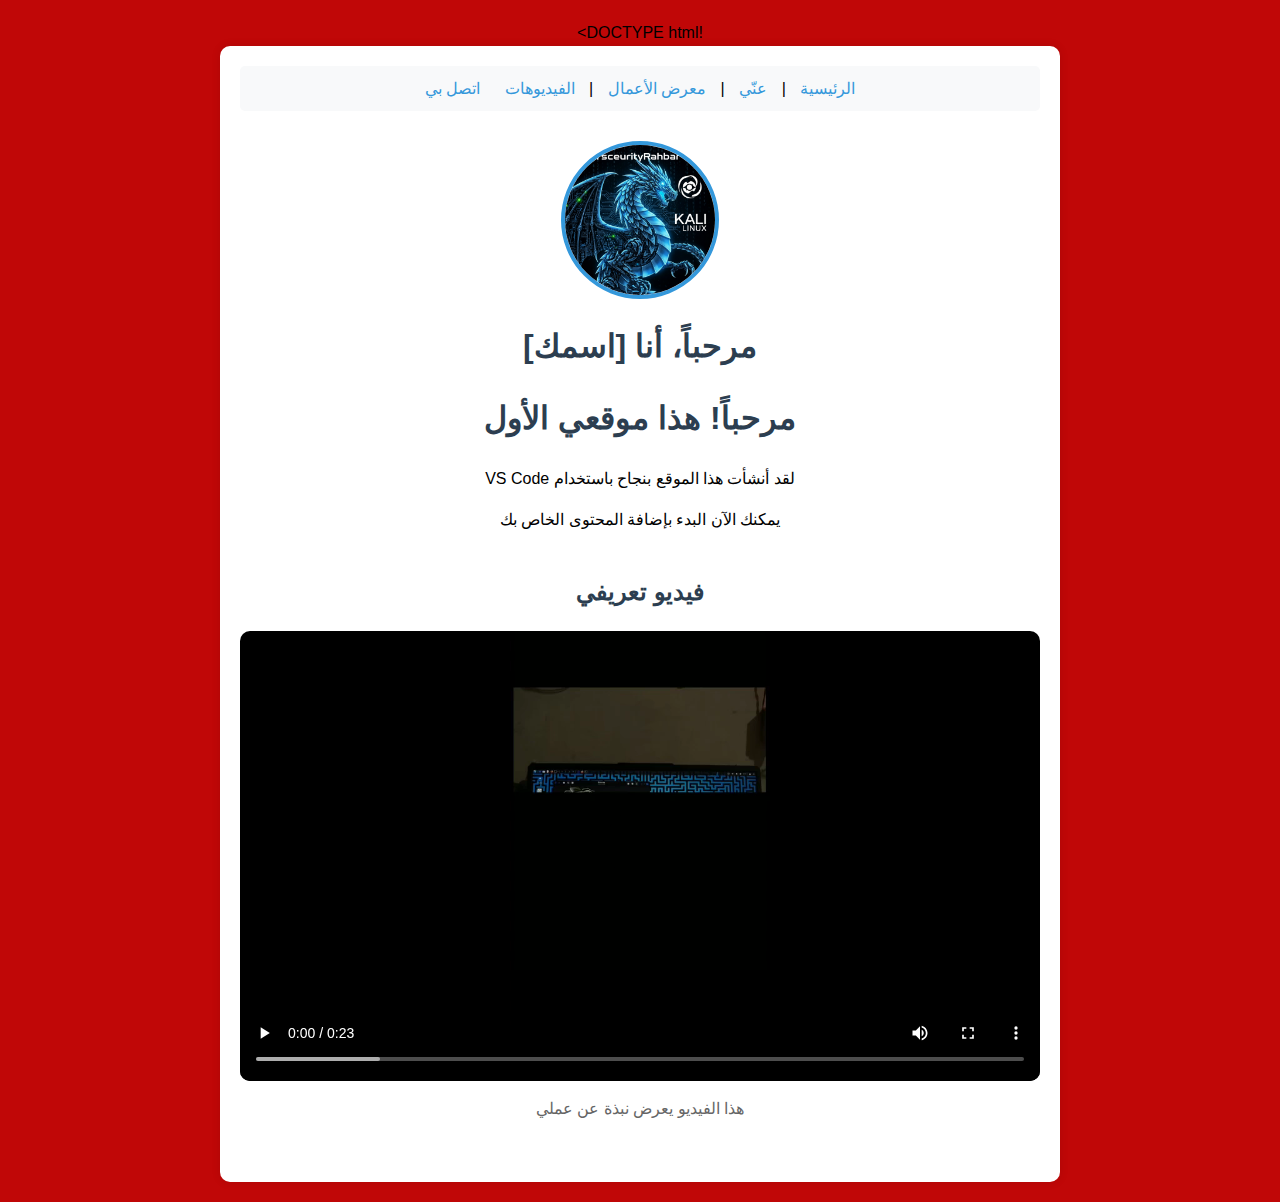
<file: index.html>
!DOCTYPE html>
<html lang="ar" dir="rtl">
<head>
    <meta charset="UTF-8">
    <meta name="viewport" content="width=device-width, initial-scale=1.0">
    <title>موقعي الشخصي</title>
    <head>
        <meta charset="UTF-8">
        <meta name="viewport" content="width=device-width, initial-scale=1.0">
        <title>موقع [اسمك] الشخصي</title>
        <link rel="stylesheet" href="css/style.css">
    </head>
</head>
<body>
    <div class="container">
        <nav>
            <a href="index.html">الرئيسية</a> |
            <a href="about.html">عنّي</a> |
            <a href="gallery.html">معرض الأعمال</a> |
            <a href="videos.html" style="color: #3498db;">الفيديوهات</a>
            <a href="contact.html">اتصل بي</a>
        </nav>
       
        <img src="images/profile.jpg" alt="صورة شخصية" class="profile-img">
        <h1>مرحباً، أنا [اسمك]</h1>
        <!-- باقي المحتوى -->
        <h1>مرحباً! هذا موقعي الأول</h1>
        <p>لقد أنشأت هذا الموقع بنجاح باستخدام VS Code</p>
        <p>يمكنك الآن البدء بإضافة المحتوى الخاص بك</p>
        <section class="video-section" style="margin: 40px 0; text-align: center;">
            <h2>فيديو تعريفي</h2>
            <div class="video-container" style="max-width: 800px; margin: 0 auto;">
                <!-- غير هذا السطر فقط -->
                <video controls width="100%" style="border-radius: 10px;"
       onerror="handleVideoError(this)">
    <source src="videos/my-video.mp4" type="video/mp4">
    <source src="videos/my-video.webm" type="video/webm">
    <source src="videos/my-video.ogg" type="video/ogg">
   
    <!-- رسالة خطأ مفصلة -->
    <div class="video-error" style="display: none; padding: 20px; background: #fee; border-radius: 5px;">
        <p>❌ حدث خطأ في تشغيل الفيديو. الأسباب المحتملة:</p>
        <ul>
            <li>تنسيق الفيديو غير مدعوم</li>
            <li>حجم الفيديو كبير جداً</li>
            <li>مشكلة في الترميز</li>
        </ul>
        <p>📥 <a href="videos/my-video.mp4" download>انقر لتحميل الفيديو</a></p>
    </div>
</video>

<script>
function handleVideoError(videoElement) {
    const errorDiv = videoElement.querySelector('.video-error');
    if (errorDiv) {
        errorDiv.style.display = 'block';
    }
   
    // تشخيص المشكلة
    console.log('كود الخطأ:', videoElement.error ? videoElement.error.code : 'غير معروف');
}
</script>
            </div>
            <p style="margin-top: 15px; color: #666;">هذا الفيديو يعرض نبذة عن عملي</p>
        </section>
        <!-- ======== نهاية كود الفيديو ======== -->
       
    </div>
</body>
</html>
</file>
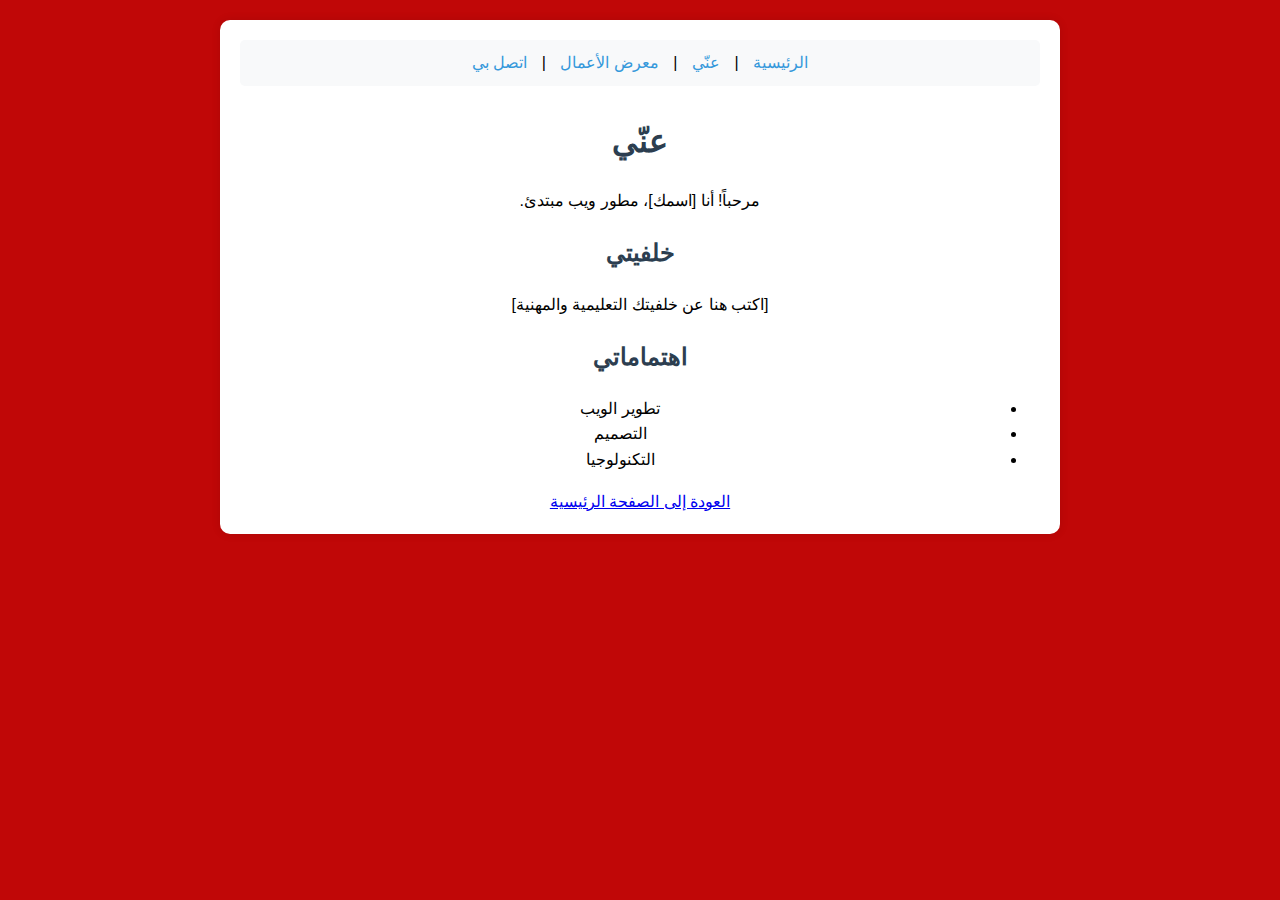
<file: about.html>
<!DOCTYPE html>
<html lang="ar" dir="rtl">
<head>
    <meta charset="UTF-8">
    <meta name="viewport" content="width=device-width, initial-scale=1.0">
    <title>عنّي - موقع [اسمك]</title>
    <link rel="stylesheet" href="css/style.css">
</head>
<body>
    <div class="container">
        <nav>
            <a href="index.html">الرئيسية</a> |
            <a href="about.html">عنّي</a> |
            <a href="gallery.html">معرض الأعمال</a> |
            <a href="contact.html">اتصل بي</a>
        </nav>
       
        <h1>عنّي</h1>
        <p>مرحباً! أنا [اسمك]، مطور ويب مبتدئ.</p>
       
        <h2>خلفيتي</h2>
        <p>[اكتب هنا عن خلفيتك التعليمية والمهنية]</p>
       
        <h2>اهتماماتي</h2>
        <ul>
            <li>تطوير الويب</li>
            <li>التصميم</li>
            <li>التكنولوجيا</li>
        </ul>
       
        <a href="index.html">العودة إلى الصفحة الرئيسية</a>
    </div>
</body>
</html>
</file>
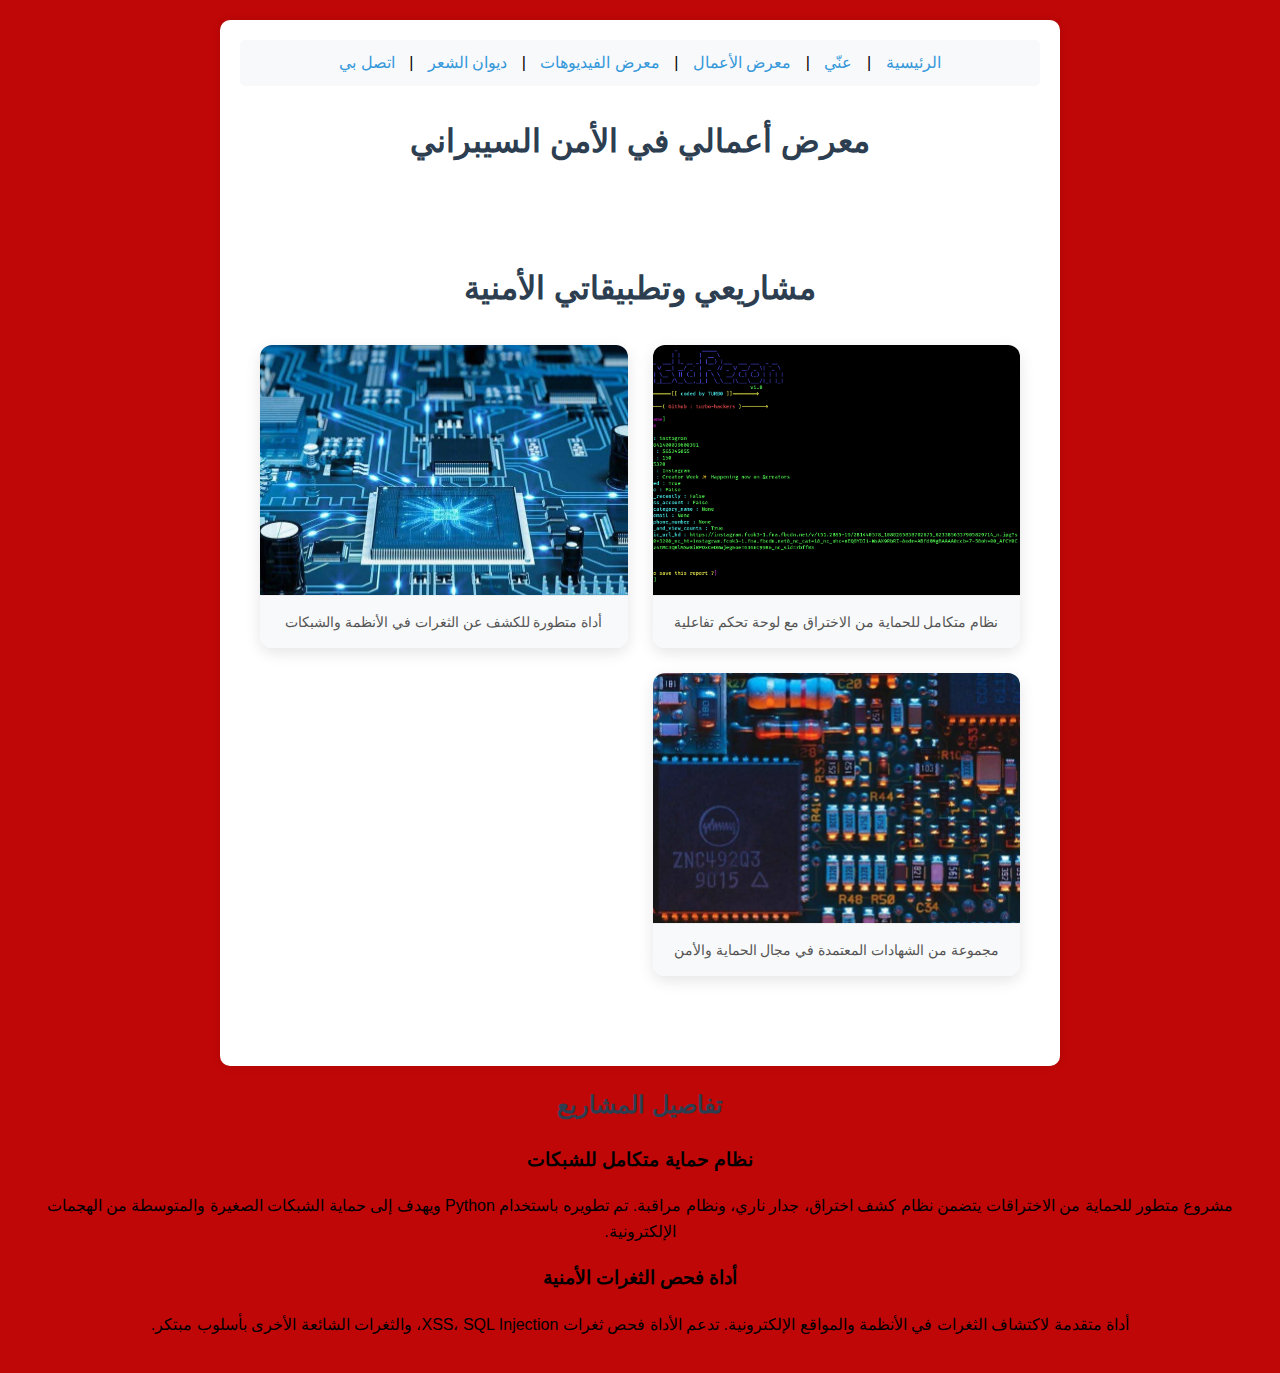
<file: gallery.html>
<!DOCTYPE html>
<html lang="ar" dir="rtl">
<head>
    <meta charset="UTF-8">
    <meta name="viewport" content="width=device-width, initial-scale=1.0">
    <title>معرض أعمالي في الأمن السيبراني - CybersecurityRahbar</title>
    <!-- وصف الصفحة العام -->
    <meta name="description" content="معرض مشاريعي في الأمن السيبراني: أنظمة حماية، أدوات فحص ثغرات، برامج مكافحة اختراق، وشروحات تقنية متقدمة.">
    
    <!-- بيانات منظمة للصفحة بأكملها (مهم جدًا) -->
    <script type="application/ld+json">
    {
      "@context": "https://schema.org",
      "@type": "ItemList",
      "name": "معرض أعمال CybersecurityRahbar",
      "description": "مجموعة من مشاريع الأمن السيبراني والتطبيقات الأمنية",
      "itemListElement": [
        {
          "@type": "ListItem",
          "position": 1,
          "item": {
            "@type": "ImageObject",
            "name": "نظام حماية متكامل للشبكات",
            "description": "نظام حماية متطور للشبكات الصغيرة والمتوسطة بميزات متكاملة",
            "contentUrl": "https://cybersecurityrahbar.github.io/images/work1.jpg"
          }
        },
        {
          "@type": "ListItem",
          "position": 2,
          "item": {
            "@type": "ImageObject",
            "name": "أداة فحص الثغرات الأمنية",
            "description": "برنامج متقدم للكشف عن الثغرات في الأنظمة والمواقع",
            "contentUrl": "https://cybersecurityrahbar.github.io/images/work2.jpg"
          }
        },
        {
          "@type": "ListItem",
          "position": 3,
          "item": {
            "@type": "ImageObject",
            "name": "شهاداتي في الأمن السيبراني",
            "description": "مجموعة الشهادات والدورات التدريبية في مجال الأمن السيبراني",
            "contentUrl": "https://cybersecurityrahbar.github.io/images/work3.jpg"
          }
        }
      ]
    }
    </script>
    
    <link rel="stylesheet" href="css/style.css">
</head>
<body>
    <div class="container">
        <nav>
            <a href="index.html">الرئيسية</a> |
            <a href="about.html">عنّي</a> |
            <a href="gallery.html">معرض الأعمال</a> |
            <a href="videos.html">معرض الفيديوهات</a> |
            <a href="poetry.html">ديوان الشعر</a> |
            <a href="contact.html">اتصل بي</a>
        </nav>

        <h1>معرض أعمالي في الأمن السيبراني</h1>
       
        <section class="gallery">
            <h2>مشاريعي وتطبيقاتي الأمنية</h2>
            <div class="images-grid">
                <!-- الصورة 1 مع تحسين كامل -->
                <div class="image-item">
                    <img src="images/work1.jpg" 
                         alt="نظام حماية الشبكات - مشروع تخرج في الأمن السيبراني"
                         title="نظام الحماية المتكامل"
                         loading="lazy"
                         width="600"
                         height="400">
                    <p>نظام متكامل للحماية من الاختراق مع لوحة تحكم تفاعلية</p>
                </div>
               
                <!-- الصورة 2 مع تحسين كامل -->
                <div class="image-item">
                    <img src="images/work2.jpg" 
                         alt="أداة فحص الثغرات الأمنية - برنامج اكتشاف الاختراقات"
                         title="أداة فحص الثغرات"
                         loading="lazy"
                         width="600"
                         height="400">
                    <p>أداة متطورة للكشف عن الثغرات في الأنظمة والشبكات</p>
                </div>
               
                <!-- الصورة 3 مع تحسين كامل -->
                <div class="image-item">
                    <img src="images/work3.jpg" 
                         alt="شهاداتي في الأمن السيبراني - إنجازاتي التعليمية"
                         title="شهادات الأمن السيبراني"
                         loading="lazy"
                         width="600"
                         height="400">
                    <p>مجموعة من الشهادات المعتمدة في مجال الحماية والأمن</p>
                </div>
            </div>
        </section>
       
    </div>
    
    <section class="text-content">
        <h2>تفاصيل المشاريع</h2>
        <div class="project">
            <h3>نظام حماية متكامل للشبكات</h3>
            <p>مشروع متطور للحماية من الاختراقات يتضمن نظام كشف اختراق، جدار ناري، ونظام مراقبة. 
               تم تطويره باستخدام Python ويهدف إلى حماية الشبكات الصغيرة والمتوسطة من الهجمات الإلكترونية.</p>
        </div>
        <div class="project">
            <h3>أداة فحص الثغرات الأمنية</h3>
            <p>أداة متقدمة لاكتشاف الثغرات في الأنظمة والمواقع الإلكترونية. 
               تدعم الأداة فحص ثغرات XSS، SQL Injection، والثغرات الشائعة الأخرى بأسلوب مبتكر.</p>
        </div>
    </section>
</body>
</html>
</file>
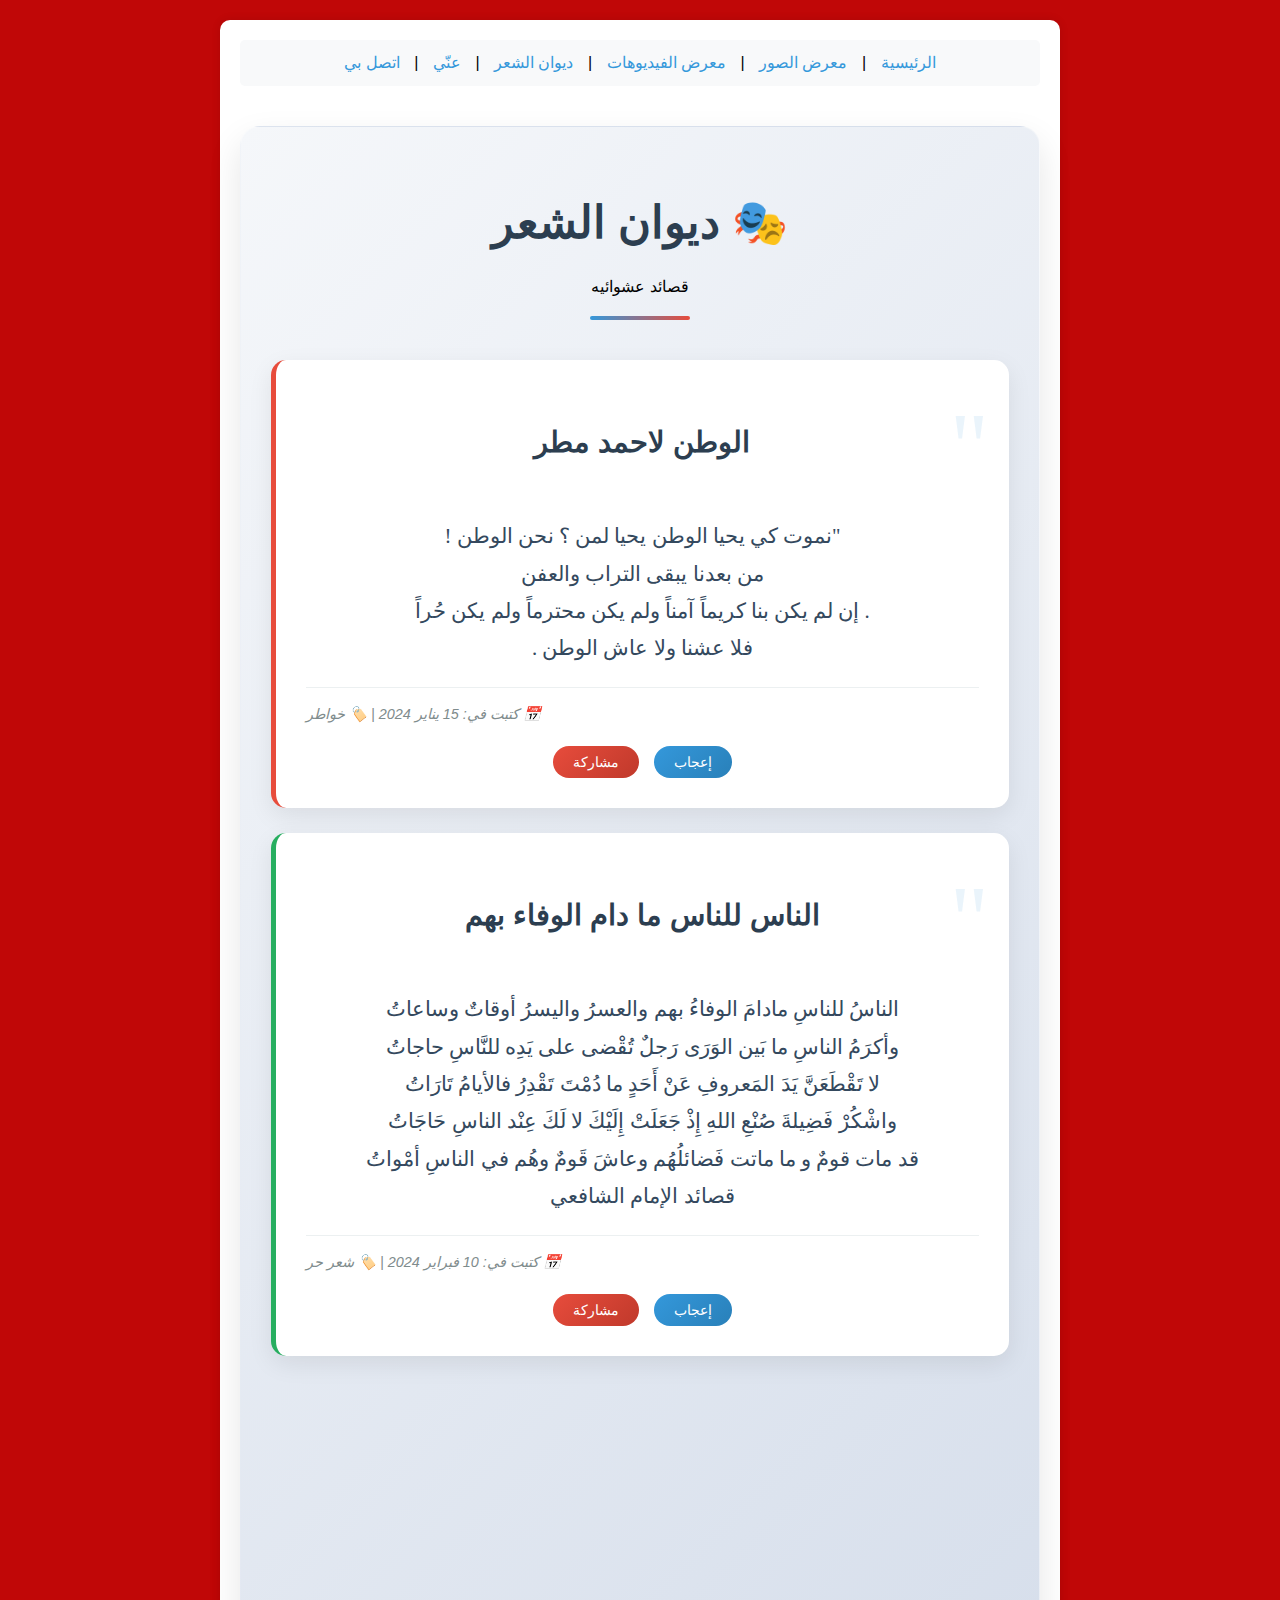
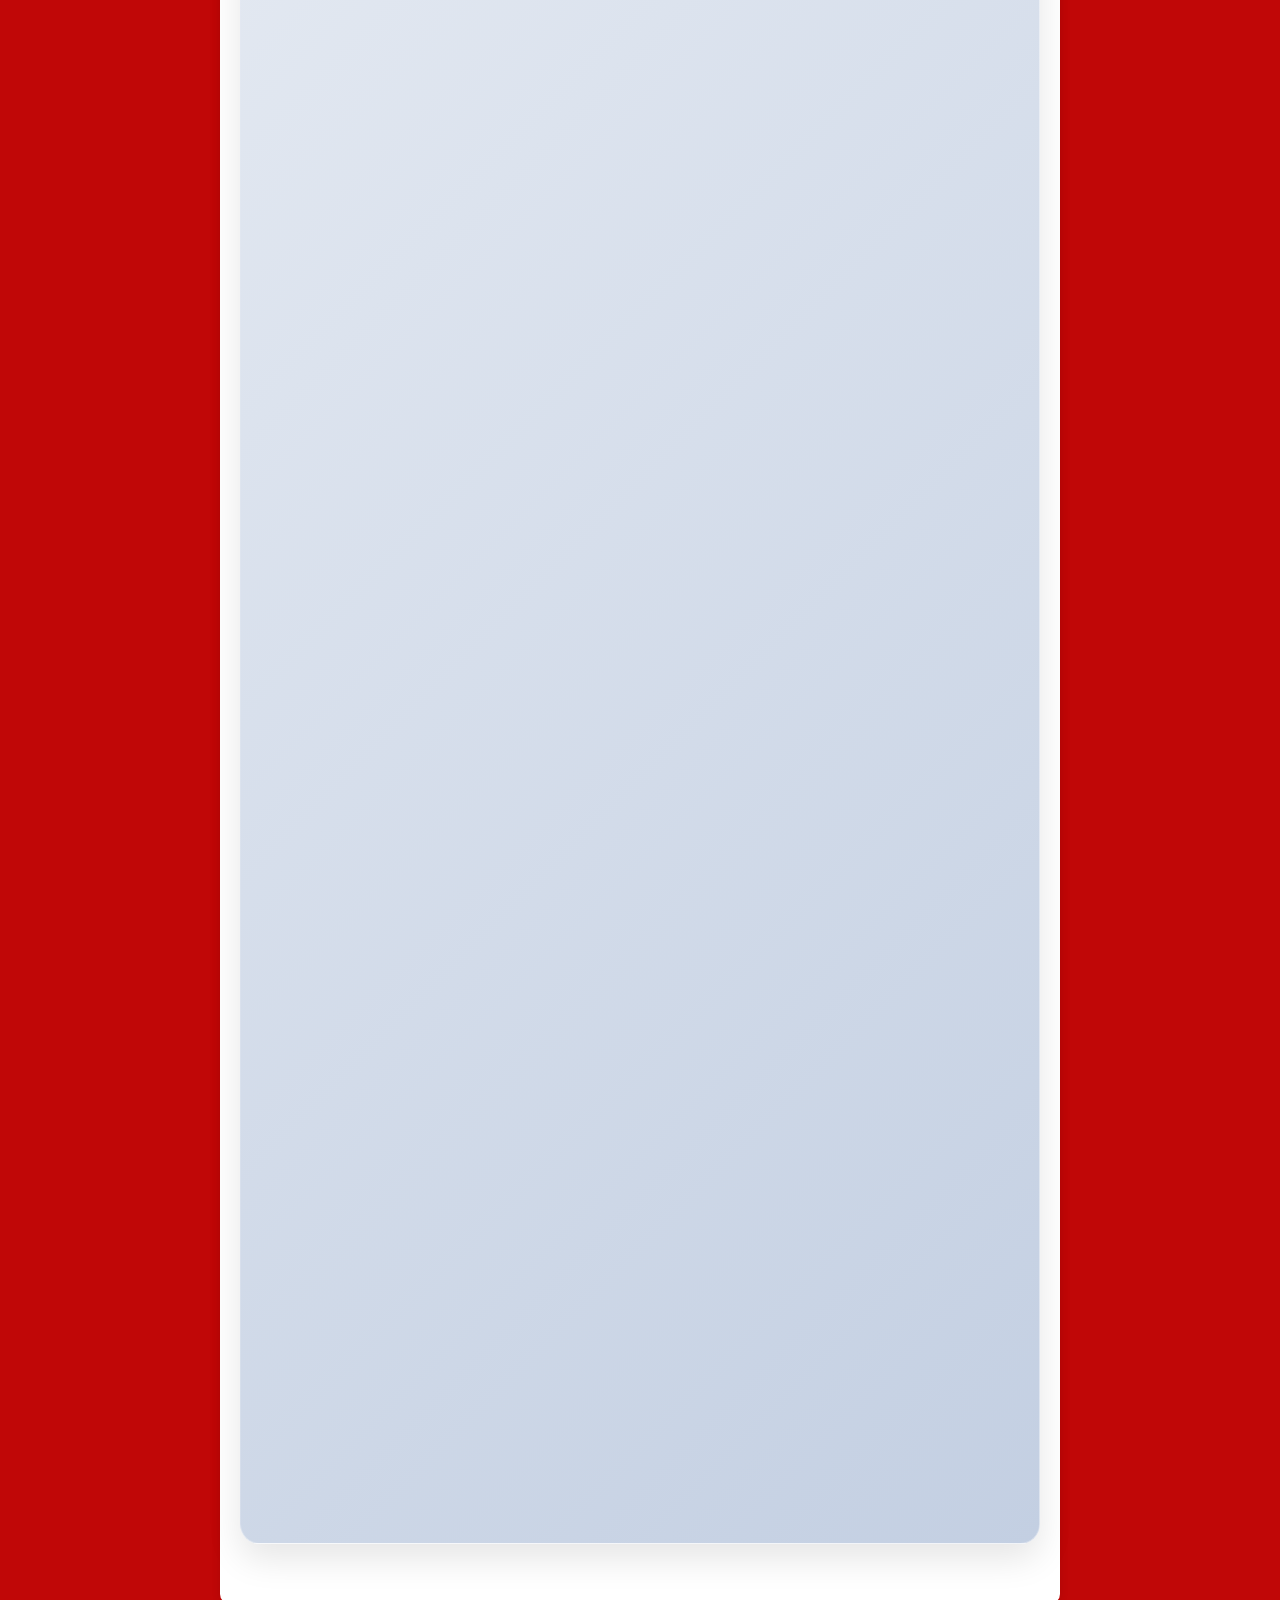
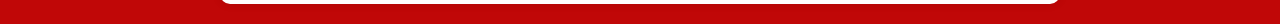
<file: poetry.html>
<!DOCTYPE html>
<html lang="ar" dir="rtl">
<head>
    <meta charset="UTF-8">
    <meta name="viewport" content="width=device-width, initial-scale=1.0">
    <title>ديوان الشعر - موقعي الشخصي</title>
    <link rel="stylesheet" href="css/style.css">
    <style>
        /* تنسيقات خاصة بصفحة الشعر */
        .poetry-container {
            max-width: 800px;
            margin: 40px auto;
            padding: 30px;
            background: linear-gradient(135deg, #f5f7fa 0%, #c3cfe2 100%);
            border-radius: 20px;
            box-shadow: 0 15px 35px rgba(0, 0, 0, 0.1);
            border: 1px solid rgba(255, 255, 255, 0.3);
        }

        .poetry-header {
            text-align: center;
            margin-bottom: 40px;
            position: relative;
        }

        .poetry-header h1 {
            color: #2c3e50;
            font-size: 2.8rem;
            margin-bottom: 10px;
            font-family: 'Segoe UI', Tahoma, Geneva, Verdana, sans-serif;
        }

        .poetry-header::after {
            content: '';
            display: block;
            width: 100px;
            height: 4px;
            background: linear-gradient(90deg, #3498db, #e74c3c);
            margin: 15px auto;
            border-radius: 2px;
        }

        .poem {
            background: white;
            padding: 30px;
            margin: 25px 0;
            border-radius: 15px;
            box-shadow: 0 8px 25px rgba(0, 0, 0, 0.08);
            border-left: 5px solid #3498db;
            transition: transform 0.3s ease, box-shadow 0.3s ease;
            position: relative;
            overflow: hidden;
        }

        .poem:hover {
            transform: translateY(-5px);
            box-shadow: 0 15px 35px rgba(0, 0, 0, 0.15);
        }

        .poem::before {
            content: '"';
            position: absolute;
            top: 10px;
            right: 20px;
            font-size: 6rem;
            color: rgba(52, 152, 219, 0.1);
            font-family: 'Georgia', serif;
        }

        .poem-title {
            color: #2c3e50;
            font-size: 1.8rem;
            margin-bottom: 15px;
            font-weight: bold;
            position: relative;
        }

        .poem-content {
            color: #34495e;
            font-size: 1.3rem;
            line-height: 1.8;
            text-align: center;
            font-family: 'Georgia', 'Times New Roman', serif;
            margin-bottom: 20px;
            white-space: pre-line;
        }

        .poem-meta {
            color: #7f8c8d;
            font-size: 0.9rem;
            text-align: left;
            border-top: 1px solid #ecf0f1;
            padding-top: 15px;
            font-style: italic;
        }

        .poem-actions {
            display: flex;
            justify-content: center;
            gap: 15px;
            margin-top: 20px;
        }

        .poem-btn {
            padding: 8px 20px;
            border: none;
            border-radius: 25px;
            background: linear-gradient(135deg, #3498db, #2980b9);
            color: white;
            cursor: pointer;
            transition: transform 0.3s ease;
            font-size: 0.9rem;
        }

        .poem-btn:hover {
            transform: scale(1.05);
        }

        .poem-btn.share {
            background: linear-gradient(135deg, #e74c3c, #c0392b);
        }

        /* تأثيرات خاصة للقصائد */
        .poem:nth-child(even) {
            border-left-color: #e74c3c;
        }

        .poem:nth-child(3n) {
            border-left-color: #27ae60;
        }

        /* تنسيقات للهواتف */
        @media (max-width: 768px) {
            .poetry-container {
                margin: 20px 15px;
                padding: 20px;
            }

            .poetry-header h1 {
                font-size: 2.2rem;
            }

            .poem {
                padding: 20px;
            }

            .poem-content {
                font-size: 1.1rem;
            }
        }

        /* رسوم متحركة خفيفة */
        @keyframes fadeInUp {
            from {
                opacity: 0;
                transform: translateY(30px);
            }
            to {
                opacity: 1;
                transform: translateY(0);
            }
        }

        .poem {
            animation: fadeInUp 0.6s ease forwards;
        }

        .poem:nth-child(2) { animation-delay: 0.2s; }
        .poem:nth-child(3) { animation-delay: 0.4s; }
        .poem:nth-child(4) { animation-delay: 0.6s; }
    </style>
</head>
<body>
    <div class="container">
        <nav>
            <a href="index.html">الرئيسية</a> |
            <a href="gallery.html">معرض الصور</a> |
            <a href="videos.html">معرض الفيديوهات</a> |
            <a href="poetry.html" style="color: #3498db;">ديوان الشعر</a> |
            <a href="about.html">عنّي</a> |
            <a href="contact.html">اتصل بي</a>
        </nav>

        <div class="poetry-container">
            <div class="poetry-header">
                <h1>🎭 ديوان الشعر</h1>
                <p>قصائد عشوائيه</p>
            </div>

            <!-- القصيدة الأولى -->
            <div class="poem">
                <h3 class="poem-title">الوطن لاحمد مطر</h3>
                <div class="poem-content">
                    "نموت كي يحيا الوطن يحيا لمن ؟ نحن الوطن !
                     من بعدنا يبقى التراب والعفن 
                    . إن لم يكن بنا كريماً آمناً ولم يكن محترماً ولم يكن حُراً
                     فلا عشنا ولا عاش الوطن .
                </div>
                <div class="poem-meta">
                    📅 كتبت في: 15 يناير 2024 | 🏷️ خواطر
                </div>
                <div class="poem-actions">
                    <button class="poem-btn">إعجاب</button>
                    <button class="poem-btn share">مشاركة</button>
                </div>
            </div>

            <!-- القصيدة الثانية -->
            <div class="poem">
                <h3 class="poem-title">الناس للناس ما دام الوفاء بهم</h3>
                <div class="poem-content">
                    الناسُ للناسِ مادامَ الوفاءُ بهم	والعسرُ واليسرُ أوقاتٌ وساعاتُ
                    وأكرَمُ الناسِ ما بَين الوَرَى رَجلٌ	تُقْضى على يَدِه للنَّاسِ حاجاتُ
                    لا تَقْطَعَنَّ يَدَ المَعروفِ عَنْ أَحَدٍ	ما دُمْتَ تَقْدِرُ فالأيامُ تَارَاتُ
                    واشْكُرْ فَضِيلةَ صُنْعِ اللهِ إِذْ جَعَلَتْ	إِلَيْكَ لا لَكَ عِنْد الناسِ حَاجَاتُ
                    قد مات قومٌ و ما ماتت فَضائلُهُم	وعاشَ قَومٌ وهُم في الناسِ أمْواتُ
                    قصائد الإمام الشافعي
                </div>
                <div class="poem-meta">
                    📅 كتبت في: 10 فبراير 2024 | 🏷️ شعر حر
                </div>
                <div class="poem-actions">
                    <button class="poem-btn">إعجاب</button>
                    <button class="poem-btn share">مشاركة</button>
                </div>
            </div>

            <!-- القصيدة الثالثة -->
            <div class="poem">
                <h3 class="poem-title">ذم ولكن غريب</h3>
                <div class="poem-content">
                    حلموا فما ساءَت لهم شيم… سمحوا فما شحّت لهم مننُ

                    سلموا فلا زلّت لهم قــــدمُ… رشدوا فلا ضلّت لهم سننُ 
                    
                    مننٌ لهم شحّت فما سمحوا.. شيمٌ لهم ساءَت فما حلموا

                    سننٌ لهم ضلّت فلا رشدوا.. قدمٌ لهم زلّت فلا سلمــــوا  
                </div>
                <div class="poem-meta">
                    📅 كتبت في: 5 مارس 2024 | 🏷️ غزل
                </div>
                <div class="poem-actions">
                    <button class="poem-btn">إعجاب</button>
                    <button class="poem-btn share">مشاركة</button>
                </div>
            </div>
             <!-- القصيدة الثانية -->
             <div class="poem">
                <h3 class="poem-title">عبد الذاتٍ</h3>
                <div class="poem-content">
                    بنينا من ضحايا أمسنا جسرا ،
                     وقدمنا ضحايا يومنا نذرا  ،  
                      لنلقى في غد نصرا   ، 
و يـمــمـنا إلى المسرى  ،  
وكدنا نبلغ المسرى ،
ولكن قام عبد ا لذات يدعو قائلا: "صبرا" ،
فألقينا بباب الصبر قتلانا ،
وقلنا إنه أدرى ،
وبعد الصبر ألفينا العدى قد حطموا ا لجسرا ،
فقمنا نطلب ا لثأ را ،
ولكن قام عبد ا لذات يدعو قائلا: " صبرا" ،
فألقينا بباب الصبر آلافا من القتلى ،
وآلافا من الجرحى ،
وآلافا من الأسرى ،
وهد الحمل رحم الصبر حتى لم يطق صبرا ،
فأنجب صبرنا صبرا ،
وعبد ا لذات لم يرجع لنا من أرضنا شبرا ،
ولم يضمن لقتلانا بها قبرا ،
ولم يلق ا لعدا في البحر، بل ألقى دمانا وامتطى ا لبحر ا ،
فسبحان الذي أسرى بعبد الذات من صبرا إلى مصرا ،
وما أسرى به للضفة الأخرى
                    
                </div>
                <div class="poem-meta">
                    📅 كتبت في: 10 فبراير 2024 | 🏷️ شعر حر
                </div>
                <div class="poem-actions">
                    <button class="poem-btn">إعجاب</button>
                    <button class="poem-btn share">مشاركة</button>
                </div>
            </div>

            
        </div>
    </div>

    <script>
        // تفاعلات بسيطة للصفحة
        document.querySelectorAll('.poem-btn').forEach(button => {
            button.addEventListener('click', function() {
                if (this.textContent === 'إعجاب') {
                    this.textContent = '🤍 أعجبك';
                    this.style.background = 'linear-gradient(135deg, #e74c3c, #c0392b)';
                }
            });
        });

        // تأثيرات عند التمرير
        document.addEventListener('DOMContentLoaded', function() {
            const poems = document.querySelectorAll('.poem');
           
            const observer = new IntersectionObserver((entries) => {
                entries.forEach(entry => {
                    if (entry.isIntersecting) {
                        entry.target.style.opacity = '1';
                    }
                });
            }, { threshold: 0.1 });

            poems.forEach(poem => {
                poem.style.opacity = '0';
                poem.style.transition = 'opacity 0.6s ease';
                observer.observe(poem);
            });
        });
    </script>
</body>
</html>
</file>
<file: css/style.css>
body {
    font-family: Arial, sans-serif;
    line-height: 1.6;
    margin: 0;
    padding: 20px;
    background-color: #c00707;
    text-align: center;
}

.container {
    max-width: 800px;
    margin: auto;
    background: rgb(255, 255, 255);
    padding: 20px;
    border-radius: 10px;
    box-shadow: 0 0 10px rgba(0,0,0,0.1);
}

h1, h2 {
    color: #2c3e50;
}

.profile-img {
    width: 150px;
    height: 150px;
    border-radius: 50%;
    object-fit: cover;
    margin: 20px auto;
    display: block;
    border: 4px solid #3498db;
}
nav {
    margin-bottom: 30px;
    padding: 10px;
    background: #f8f9fa;
    border-radius: 5px;
}

nav a {
    text-decoration: none;
    color: #3498db;
    margin: 0 10px;
}

nav a:hover {
    color: #2c3e50;
    text-decoration: underline;
}


/* تنسيقات متقدمة لمعرض الصور */
.gallery {
    margin: 50px 0;
    padding: 20px;
}

.gallery h2 {
    text-align: center;
    color: #2c3e50;
    margin-bottom: 30px;
    font-size: 2rem;
}

.images-grid {
    display: grid;
    grid-template-columns: repeat(auto-fit, minmax(300px, 1fr));
    gap: 25px;
    margin: 0 auto;
    max-width: 1200px;
}

.image-item {
    background: white;
    border-radius: 12px;
    overflow: hidden;
    box-shadow: 0 5px 15px rgba(0, 0, 0, 0.1);
    transition: all 0.3s ease;
    position: relative;
}

.image-item:hover {
    transform: translateY(-8px);
    box-shadow: 0 12px 25px rgba(0, 0, 0, 0.15);
}

.image-item img {
    width: 100%;
    height: 250px;
    object-fit: cover;
    display: block;
    transition: transform 0.3s ease;
}

.image-item:hover img {
    transform: scale(1.05);
}

.image-item p {
    padding: 15px;
    text-align: center;
    color: #555;
    font-size: 14px;
    margin: 0;
    background: #f8f9fa;
    border-top: 1px solid #eee;
}

/* تأثيرات خاصة للصور */
.image-item::before {
    content: '';
    position: absolute;
    top: 0;
    left: 0;
    right: 0;
    bottom: 0;
    background: linear-gradient(45deg, rgba(52, 152, 219, 0.1), rgba(142, 68, 173, 0.1));
    opacity: 0;
    transition: opacity 0.3s ease;
    z-index: 1;
}

.image-item:hover::before {
    opacity: 1;
}

/* تنسيقات للهواتف */
@media (max-width: 768px) {
    .images-grid {
        grid-template-columns: repeat(auto-fit, minmax(250px, 1fr));
        gap: 15px;
        padding: 0 10px;
    }
   
    .image-item img {
        height: 200px;
    }
   
    .gallery {
        margin: 30px 0;
        padding: 10px;
    }
}

@media (max-width: 480px) {
    .images-grid {
        grid-template-columns: 1fr;
    }
   
    .image-item {
        margin: 0 10px;
    }
}
/* لتغيير الألوان الرئيسية */
.image-item {
    background: #你的颜色;
}

.image-item p {
    background: #你的颜色;
    color: #你的颜色;
}

/* تأثير الاهتزاز الخفيف */
.image-item:hover {
    animation: shake 0.5s ease;
}

@keyframes shake {
    0%, 100% { transform: translateX(0); }
    25% { transform: translateX(-5px); }
    75% { transform: translateX(5px); }
}
</file>
